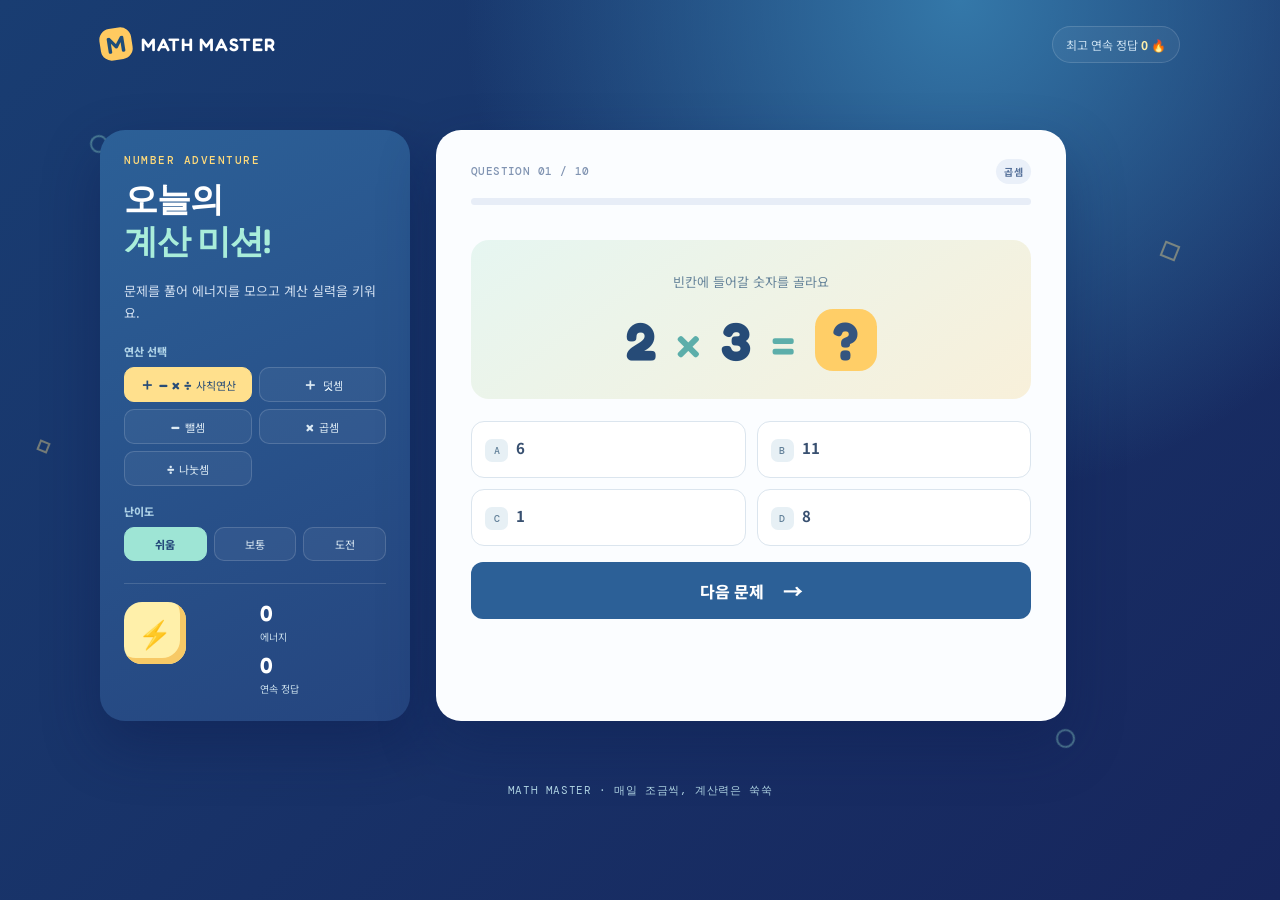
<file: index.html>
<!doctype html>
<html lang="ko">
  <head>
    <meta charset="UTF-8" />
    <meta name="viewport" content="width=device-width, initial-scale=1.0" />
    <meta name="theme-color" content="#193d72" />
    <title>Math Master | 사칙연산 학습 게임</title>
    <link rel="preconnect" href="https://fonts.googleapis.com" />
    <link rel="preconnect" href="https://fonts.gstatic.com" crossorigin />
    <link href="https://fonts.googleapis.com/css2?family=DM+Mono:wght@400;500&family=Fredoka:wght@500;600;700&family=Noto+Sans+KR:wght@400;500;700;800&display=swap" rel="stylesheet" />
    <link rel="stylesheet" href="styles.css?v=math-sprint-1" />
  </head>
  <body>
    <main id="app"></main>
    <script src="app.js?v=math-sprint-1"></script>
  </body>
</html>
</file>
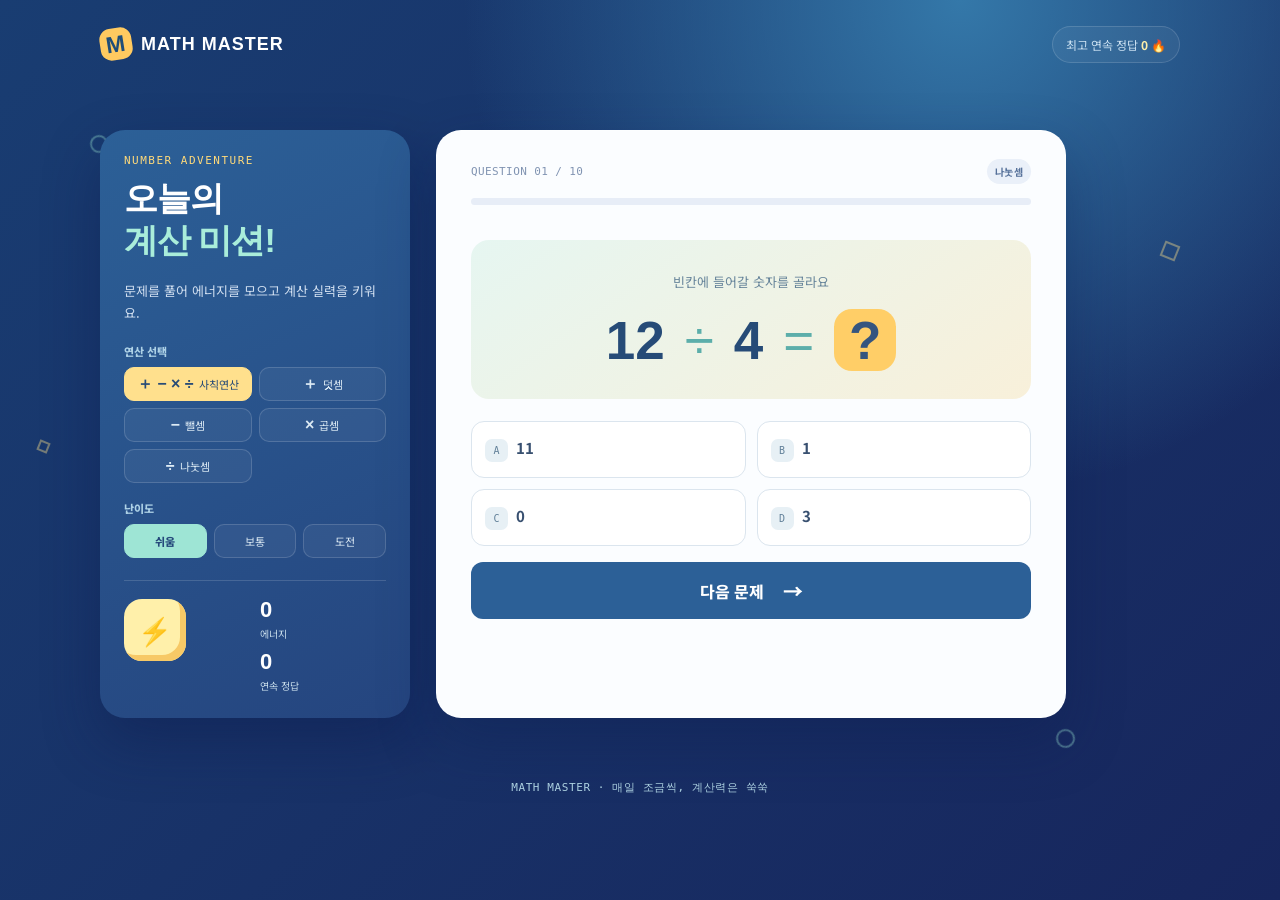
<file: recommendations.html>
<!doctype html>
<html lang="ko">
  <head>
    <meta charset="UTF-8" /><meta name="viewport" content="width=device-width, initial-scale=1.0" />
    <meta name="theme-color" content="#123f38" /><title>My Body BMG | 운동·식단 추천</title>
    <link rel="preconnect" href="https://fonts.googleapis.com" /><link rel="preconnect" href="https://fonts.gstatic.com" crossorigin />
    <link href="https://fonts.googleapis.com/css2?family=DM+Sans:wght@400;500;600;700&family=Nanum+Myeongjo:wght@700;800&family=Noto+Sans+KR:wght@400;500;600;700;800&display=swap" rel="stylesheet" />
    <link rel="stylesheet" href="styles.css?v=20260808-pages1" />
  </head>
  <body data-page="recommendations"><main id="app"></main><script src="app.js?v=20260909-pages9"></script></body>
</html>
</file>
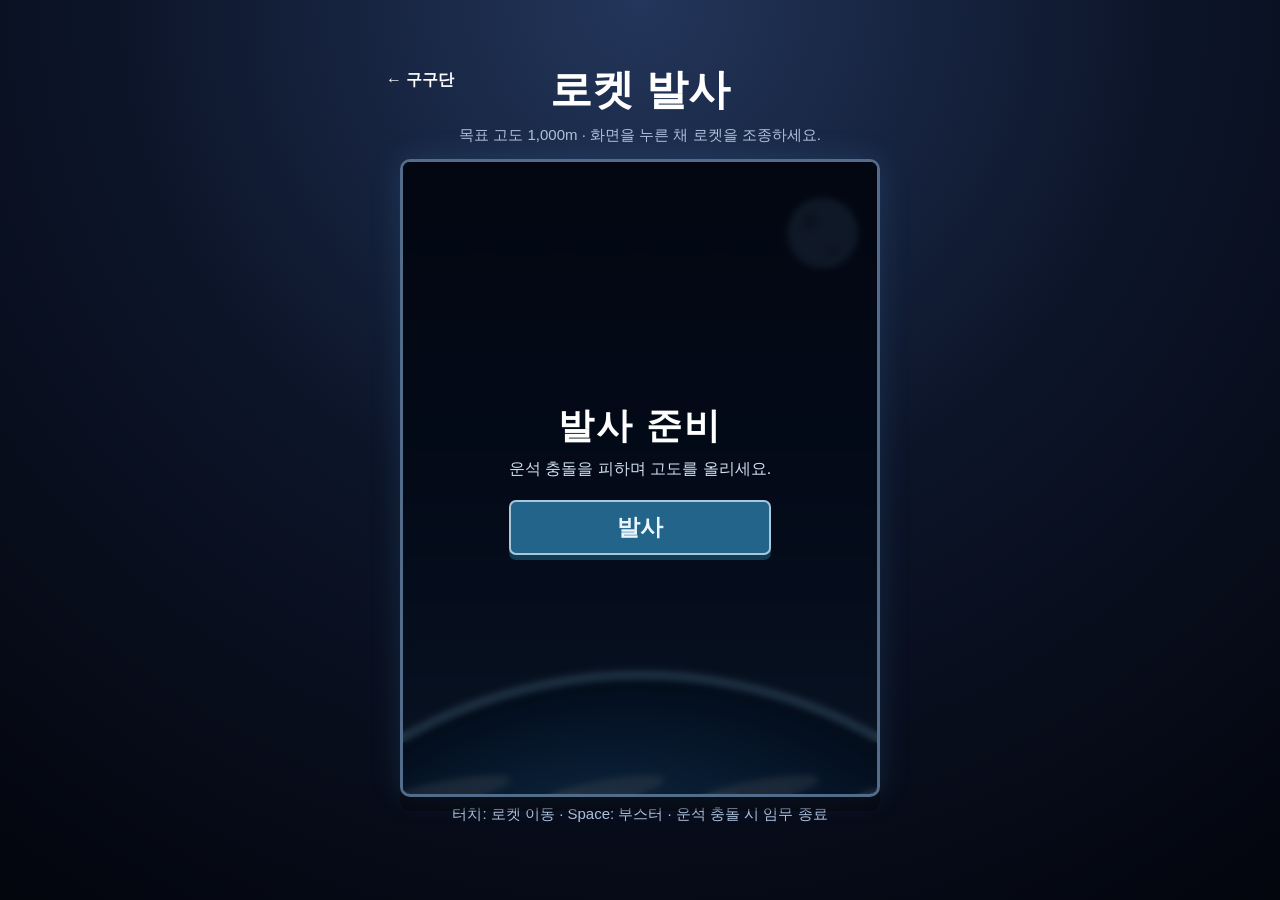
<file: rocket.html>
<!doctype html>
<html lang="ko">
  <head>
    <meta charset="UTF-8" />
    <meta name="viewport" content="width=device-width, initial-scale=1.0" />
    <meta http-equiv="Cache-Control" content="no-cache, no-store, must-revalidate" />
    <title>로켓 발사</title>
    <link rel="stylesheet" href="rocket.css?v=20260730-1" />
  </head>
  <body>
    <main class="rocket-game">
      <header>
        <a href="index.html">← 구구단</a>
        <h1>로켓 발사</h1>
        <p>목표 고도 1,000m · 화면을 누른 채 로켓을 조종하세요.</p>
      </header>
      <section class="game-frame" aria-label="로켓 발사 게임">
        <canvas id="game" width="480" height="640"></canvas>
        <div id="overlay" class="overlay">
          <h2>발사 준비</h2>
          <p>운석 충돌을 피하며 고도를 올리세요.</p>
          <button id="start">발사</button>
        </div>
      </section>
      <p class="how-to">터치: 로켓 이동 · Space: 부스터 · 운석 충돌 시 임무 종료</p>
    </main>
    <script src="rocket.js?v=20260730-4"></script>
  </body>
</html>
</file>
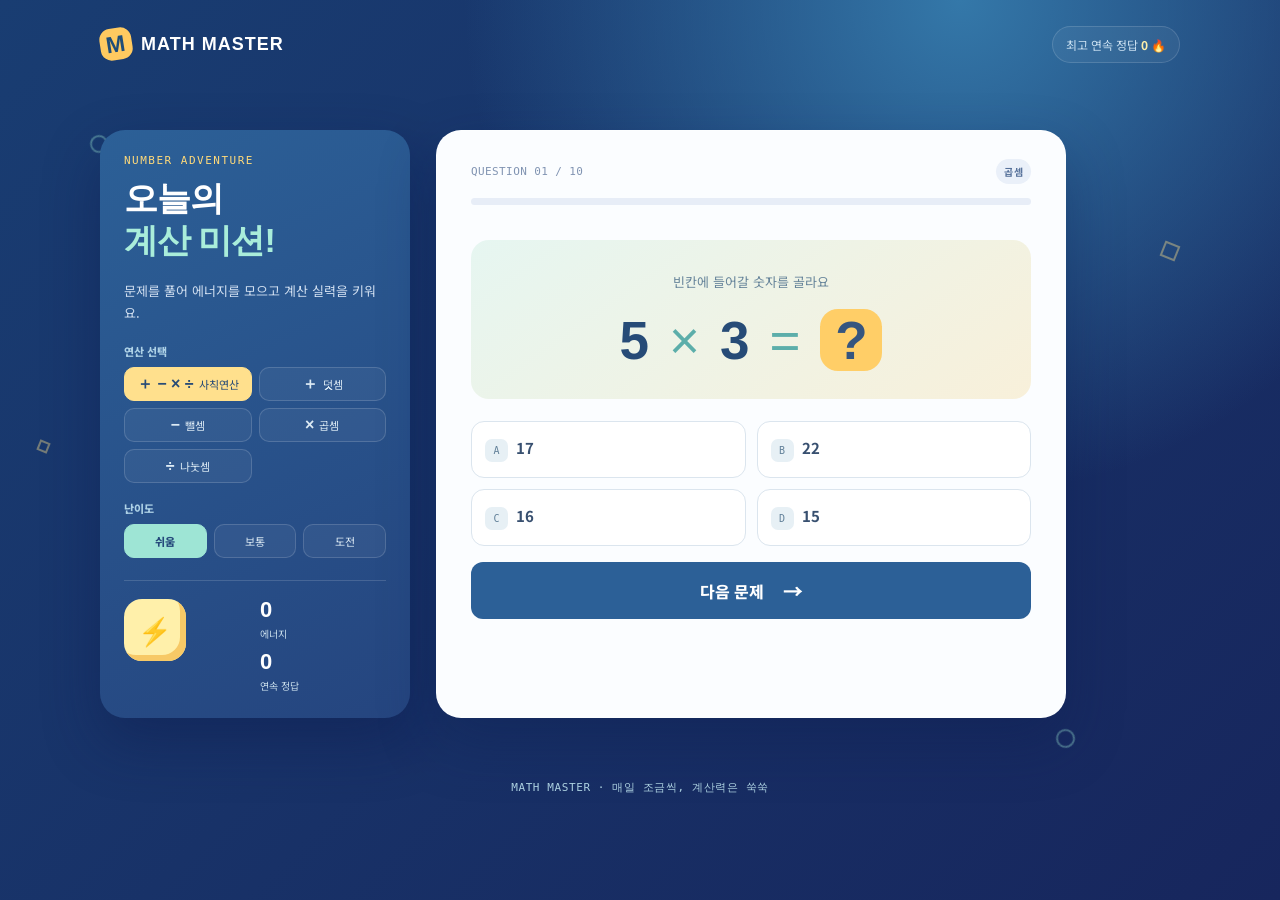
<file: score.html>
<!doctype html>
<html lang="ko">
  <head>
    <meta charset="UTF-8" /><meta name="viewport" content="width=device-width, initial-scale=1.0" />
    <meta name="theme-color" content="#123f38" /><title>My Body BMG | 건강 점수</title>
    <link rel="preconnect" href="https://fonts.googleapis.com" /><link rel="preconnect" href="https://fonts.gstatic.com" crossorigin />
    <link href="https://fonts.googleapis.com/css2?family=DM+Sans:wght@400;500;600;700&family=Nanum+Myeongjo:wght@700;800&family=Noto+Sans+KR:wght@400;500;600;700;800&display=swap" rel="stylesheet" />
    <link rel="stylesheet" href="styles.css?v=20260808-pages1" />
  </head>
  <body data-page="score"><main id="app"></main><script src="app.js?v=20260909-pages9"></script></body>
</html>
</file>
<file: styles.css>
:root{font-family:"Noto Sans KR",sans-serif;color:#f5f8ff;background:#193d72}*{box-sizing:border-box}body{min-width:320px;min-height:100vh;margin:0;background:radial-gradient(circle at 75% 0,#3478a9 0,transparent 31rem),linear-gradient(135deg,#193d72,#17265d)}button{font:inherit;cursor:pointer}.shapes i{position:fixed;z-index:0;border:2px solid #9ae6d2;opacity:.4;transform:rotate(22deg)}.shapes i:nth-child(1){top:15%;left:7%;width:18px;height:18px;border-radius:50%}.shapes i:nth-child(2){top:27%;right:8%;width:16px;height:16px;border-color:#ffe088}.shapes i:nth-child(3){top:78%;left:13%;width:14px;height:14px;border-color:#ffb49c}.shapes i:nth-child(4){top:81%;right:16%;width:19px;height:19px;border-radius:50%}.shapes i:nth-child(5){top:49%;left:3%;width:11px;height:11px;border-color:#ffe088}.topbar{position:relative;z-index:1;width:min(1080px,calc(100% - 40px));height:88px;margin:auto;display:flex;align-items:center;justify-content:space-between}.logo{display:flex;align-items:center;gap:9px;color:#fff;text-decoration:none;font:600 18px/1 "Fredoka",sans-serif;letter-spacing:1px}.logo span{display:grid;place-items:center;width:32px;height:32px;border-radius:11px;background:#ffca60;color:#1e4d79;font-size:23px;transform:rotate(-9deg)}.best{padding:9px 13px;border:1px solid #ffffff24;border-radius:99px;color:#cae0f1;font-size:12px;background:#ffffff0d}.best b{color:#fff0aa}.game-shell{position:relative;z-index:1;display:grid;grid-template-columns:310px minmax(0,630px);gap:26px;align-items:stretch;width:min(1080px,calc(100% - 40px));margin:42px auto 40px}.mission-panel{padding:25px 24px;border-radius:25px;background:linear-gradient(155deg,#2c6097,#25457f);box-shadow:0 24px 55px #0d1c4e75}.kicker{margin:0 0 12px;color:#ffda7a;font:500 11px/1 "DM Mono",monospace;letter-spacing:1.5px}.mission-panel h1,.result-card h1{margin:0;color:#fff;font:600 34px/1.23 "Fredoka",sans-serif;letter-spacing:-1px}.mission-panel h1 em{color:#a9edda;font-style:normal}.mission-copy{margin:18px 0 19px;color:#d2e0f1;font-size:13px;line-height:1.7}.choice-label{margin:14px 0 8px;color:#add1e6;font-size:11px;font-weight:800}.operation-picker{display:grid;grid-template-columns:repeat(2,1fr);gap:7px}.operation-picker button,.level-picker button{padding:8px;border:1px solid #ffffff27;border-radius:10px;background:#ffffff0d;color:#dceaf4;font-size:11px}.operation-picker button b{display:inline-block;margin-right:5px;font:600 16px/1 "Fredoka",sans-serif}.operation-picker button.selected{border-color:#ffe08d;background:#ffe08d;color:#284c77}.level-label{margin-top:17px}.level-picker{display:grid;grid-template-columns:repeat(3,1fr);gap:7px}.level-picker button.selected{border-color:#9ee5d5;background:#9ee5d5;color:#25497b;font-weight:800}.score-card{display:grid;grid-template-columns:1fr 1fr;gap:10px;margin-top:22px;padding-top:18px;border-top:1px solid #ffffff25}.energy{grid-row:span 2;display:grid;place-items:center;width:62px;height:62px;border-radius:18px;background:#fff0aa;color:#d98248;font-size:27px;box-shadow:inset -6px -6px #f7c966}.score-card b{display:block;color:#fff;font:600 22px/1 "Fredoka",sans-serif}.score-card span{display:block;margin-top:5px;color:#c7dcea;font-size:10px}.quiz-panel{padding:28px 34px 31px;border:1px solid #ffffff35;border-radius:25px;background:#fbfdff;color:#26416c;box-shadow:0 24px 55px #0d1c4e58}.quiz-meta{display:flex;justify-content:space-between;align-items:center;color:#8194b2;font:500 11px/1 "DM Mono",monospace;letter-spacing:.4px}.operation-tag{padding:5px 8px;border-radius:99px;background:#eaf0f9;color:#56719a;font:700 10px "Noto Sans KR",sans-serif}.progress{height:7px;overflow:hidden;margin:14px 0 35px;border-radius:99px;background:#e7edf7}.progress i{display:block;height:100%;border-radius:inherit;background:linear-gradient(90deg,#50bba9,#f4bf57);transition:width .35s}.question-card{padding:32px 18px 28px;border-radius:18px;text-align:center;background:linear-gradient(145deg,#e6f6f1,#f8f0da)}.question-card p{margin:0 0 18px;color:#66849a;font-size:13px}.equation{display:flex;justify-content:center;align-items:center;gap:clamp(9px,2.2vw,20px);color:#264b77;font:600 clamp(33px,5.5vw,53px)/1 "Fredoka",sans-serif}.equation span{color:#5caeaa;font-weight:500}.equation b{display:grid;place-items:center;width:clamp(47px,7vw,62px);height:clamp(47px,7vw,62px);border-radius:18px;background:#ffce67;color:#35557f}.answers{display:grid;grid-template-columns:1fr 1fr;gap:11px;margin-top:22px}.answers button{min-height:57px;padding:10px 13px;border:1px solid #dbe5ee;border-radius:13px;background:#fff;color:#385070;text-align:left;font-size:15px;font-weight:700;transition:transform .15s,border-color .15s,background .15s}.answers button:not(:disabled):hover{border-color:#4baea5;transform:translateY(-2px)}.answers button span{display:inline-grid;place-items:center;width:23px;height:23px;margin-right:8px;border-radius:7px;background:#e7f0f5;color:#628099;font:500 10px "DM Mono",monospace}.answers button.correct{border-color:#72bd8b;background:#e9f8eb;color:#287143}.answers button.correct span{background:#72bd8b;color:#fff}.answers button.wrong{border-color:#e67e83;background:#fff0f0;color:#a3444d}.answers button:disabled{cursor:default}.feedback{margin-top:16px;padding:13px 15px;border-radius:12px}.feedback b{display:block;font-size:13px}.feedback span{display:block;margin-top:4px;font:12px/1.55 "DM Mono",monospace}.feedback.yes{background:#eaf8e9;color:#287140}.feedback.no{background:#fff0ee;color:#9c4951}.next{display:flex;justify-content:center;align-items:center;gap:19px;width:100%;margin-top:16px;padding:14px;border:0;border-radius:12px;background:#2c6097;color:#fff;font-weight:800}.next:hover{background:#3474af}.next span{font-size:20px}.result-card{position:relative;z-index:1;width:min(640px,calc(100% - 40px));margin:44px auto;padding:42px;border-radius:28px;background:#fbfdff;color:#29436d;text-align:center;box-shadow:0 24px 60px #0d1c4e66}.trophy{display:grid;place-items:center;width:73px;height:73px;margin:0 auto 23px;border-radius:50%;background:linear-gradient(135deg,#fff09a,#f4ae56);color:#28527f;font-size:34px;box-shadow:0 9px 0 #d88d54}.result-card h1{margin-bottom:13px;color:#29436d}.result-card>p:not(.kicker):not(.perfect){margin:0;color:#7184a1;font-size:14px}.result-card>p b{color:#327a91}.result-stats{display:grid;grid-template-columns:repeat(3,1fr);gap:10px;margin:28px 0}.result-stats div{padding:15px 6px;border-radius:13px;background:#eaf3f7}.result-stats b{display:block;color:#2d5d87;font:600 22px/1 "Fredoka",sans-serif}.result-stats span{display:block;margin-top:7px;color:#8293a9;font-size:10px}.review{margin:20px 0;text-align:left}.review h2{margin:0 0 10px;color:#365b82;font-size:15px}.review article{display:grid;grid-template-columns:120px 70px 1fr;gap:7px;align-items:center;padding:11px 10px;border-bottom:1px solid #e7edf3;font-size:12px}.review article b{color:#355779;font-family:"DM Mono",monospace}.review article span{color:#2c8990}.review article small{color:#8293a4;font-size:10px}.perfect{margin:22px 0;color:#377a72;font-weight:800}.replay{width:min(330px,100%);margin:25px auto 0}footer{position:relative;z-index:1;padding:22px;color:#add1e1;text-align:center;font:11px "DM Mono",monospace;letter-spacing:.6px}@media(max-width:760px){.topbar{width:min(100% - 28px,560px);height:70px}.best{font-size:10px}.game-shell{grid-template-columns:1fr;width:min(100% - 28px,560px);margin:22px auto 28px}.mission-panel{padding:22px}.mission-panel h1{font-size:28px}.mission-copy{margin:10px 0 15px}.score-card{margin-top:17px;padding-top:14px}.energy{width:56px;height:56px}.quiz-panel{padding:22px 18px}.progress{margin-bottom:22px}.question-card{padding:27px 12px 24px}.answers{grid-template-columns:1fr}.result-card{padding:32px 19px;margin:24px auto}.review article{grid-template-columns:1fr 65px 1fr}}@media(max-width:390px){.logo{font-size:15px}.best{padding:7px 9px}.quiz-meta{font-size:9px}.equation{gap:7px}.review article{grid-template-columns:1fr 1fr}.review article small{grid-column:span 2}}
</file>
<file: rocket.css>
:root {
  font-family: "Malgun Gothic", "Apple SD Gothic Neo", sans-serif;
  color: #fff;
  background: #060913;
}

* { box-sizing: border-box; }

body {
  margin: 0;
  min-height: 100vh;
  display: grid;
  place-items: center;
  background: radial-gradient(circle at 50% 0%, #23365b 0, #0c1428 48%, #03050d 100%);
}

.rocket-game { width: min(540px, 100vw); padding: 16px; text-align: center; }
header { position: relative; }
header a { position: absolute; left: 0; top: 8px; color: #fff; font-weight: 700; text-decoration: none; }
h1 { margin: 0; font-size: clamp(29px, 7vw, 42px); }
header p, .how-to { margin: 8px 0 14px; color: #afc2dd; font-size: 15px; }

.game-frame {
  position: relative;
  width: min(480px, calc(100vw - 32px));
  margin: auto;
  overflow: hidden;
  border: 3px solid #526c89;
  border-radius: 10px;
  box-shadow: 0 14px 0 rgba(0, 0, 0, .35), 0 0 30px rgba(73, 151, 210, .18);
}

canvas { display: block; width: 100%; height: auto; background: #070d1d; touch-action: none; }
.overlay {
  position: absolute;
  inset: 0;
  display: grid;
  place-content: center;
  gap: 8px;
  padding: 28px;
  background: rgba(4, 9, 20, .74);
  backdrop-filter: blur(3px);
}
.overlay.hidden { display: none; }
.overlay h2 { margin: 0; font-size: 36px; letter-spacing: .05em; }
.overlay p { margin: 0 0 12px; color: #d2e1ef; }
button {
  min-height: 54px;
  border: 2px solid #a9c7db;
  border-radius: 7px;
  padding: 10px 26px;
  color: #eaf6ff;
  background: #23648a;
  box-shadow: 0 5px 0 #123b55;
  font: inherit;
  font-size: 23px;
  font-weight: 800;
  cursor: pointer;
  touch-action: manipulation;
}
button:active { transform: translateY(4px); box-shadow: 0 1px 0 #123b55; }
</file>
